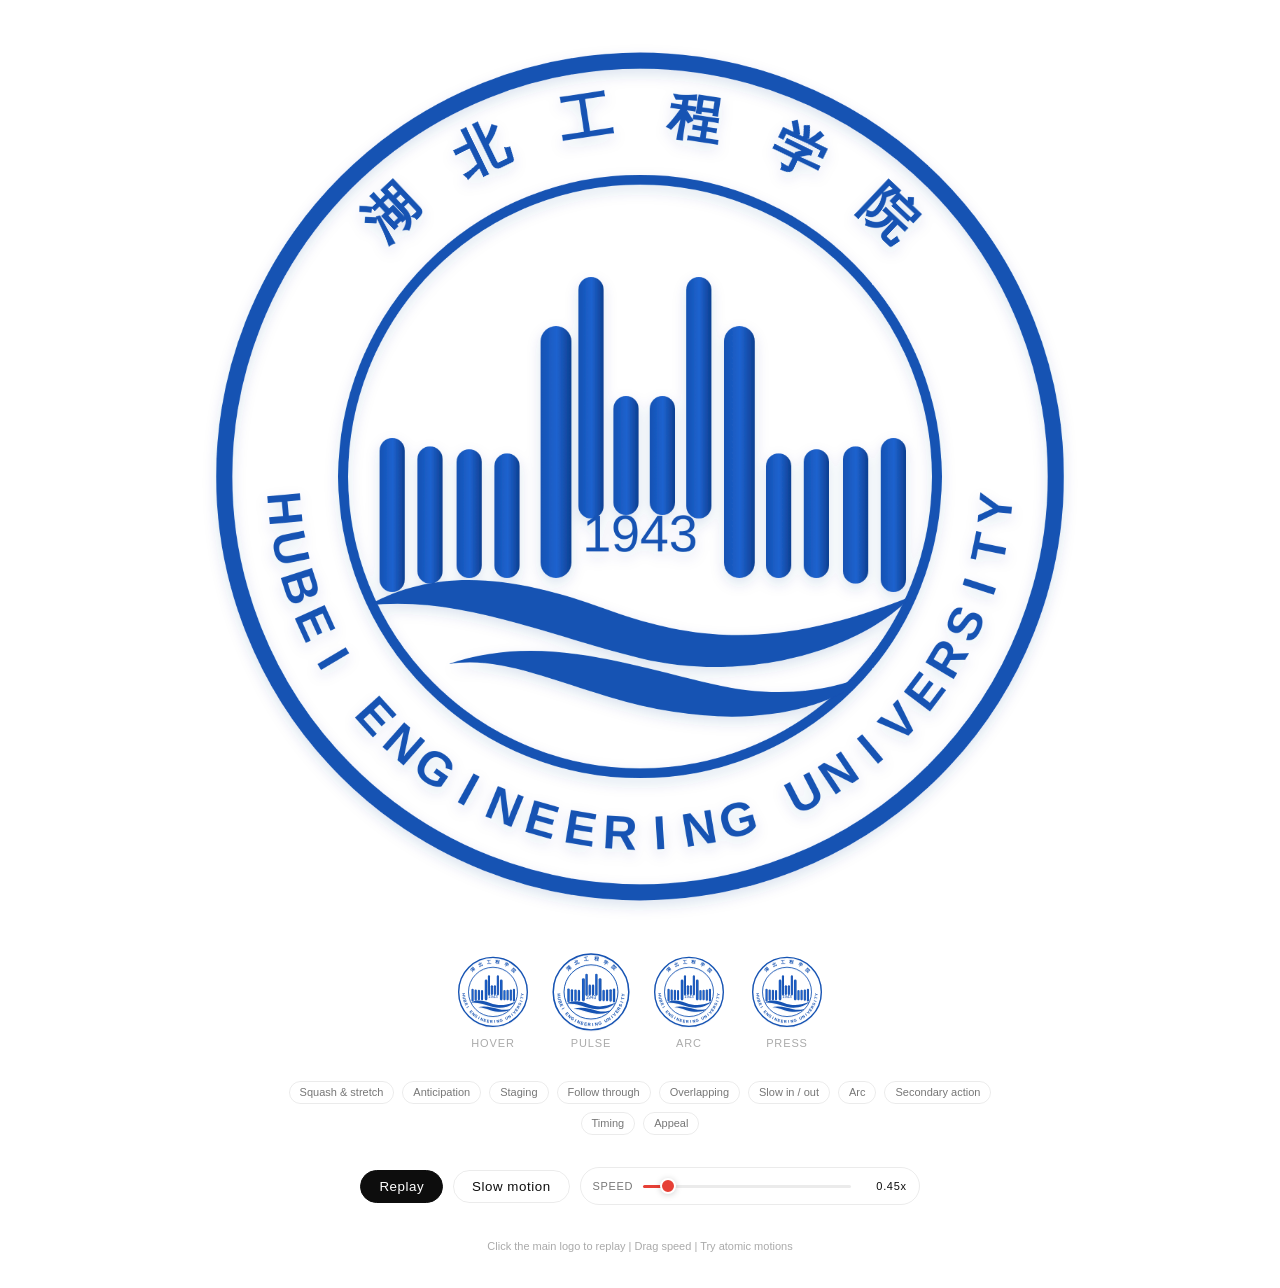
<file: pixel2motion_hbeu_logo/logo_motion.html>
<!doctype html>
<html lang="en">
<head>
  <meta charset="utf-8">
  <meta name="viewport" content="width=device-width, initial-scale=1">
  <title>HBEU Logo Motion</title>
  <style>
    *, *::before, *::after {
      box-sizing: border-box;
      margin: 0;
      padding: 0;
    }

    :root {
      --bg: #ffffff;
      --surface: #f5f5f3;
      --border: rgba(0,0,0,0.08);
      --text-primary: #0d0d0d;
      --text-secondary: #777;
      --text-tertiary: #aaa;
      --accent: #e64036;
      --speed-progress: 9%;
    }

    html, body {
      min-height: 100%;
      background: var(--bg);
      color: var(--text-primary);
      font-family: -apple-system, BlinkMacSystemFont, "Helvetica Neue", Arial, sans-serif;
    }

    body {
      min-height: 100vh;
      display: flex;
      flex-direction: column;
      align-items: center;
      justify-content: center;
      gap: 2rem;
      padding: 2rem;
    }

    #logo-root {
      width: min(92vw, 896px);
      display: flex;
      justify-content: center;
      align-items: center;
      overflow: visible;
      cursor: pointer;
      -webkit-tap-highlight-color: transparent;
    }

    #logo-root svg {
      width: 100%;
      height: auto;
      display: block;
      overflow: visible;
      text-rendering: geometricPrecision;
    }

    .atomic-motions {
      display: flex;
      gap: 1.5rem;
      align-items: flex-end;
      justify-content: center;
      flex-wrap: wrap;
    }

    .atom {
      display: flex;
      flex-direction: column;
      align-items: center;
      gap: 8px;
    }

    .atom-stage {
      width: 74px;
      height: 74px;
      display: grid;
      place-items: center;
      cursor: pointer;
      -webkit-tap-highlight-color: transparent;
    }

    .atom-stage img {
      width: 100%;
      height: 100%;
      object-fit: contain;
      transition: transform 260ms cubic-bezier(0.34,1.56,0.64,1);
      transform-origin: center;
    }

    .atom-label {
      font-size: 11px;
      letter-spacing: 0.08em;
      text-transform: uppercase;
      color: var(--text-tertiary);
      white-space: nowrap;
    }

    .principles {
      max-width: 760px;
      display: flex;
      gap: 8px;
      flex-wrap: wrap;
      justify-content: center;
    }

    .pill {
      font-size: 11px;
      line-height: 1;
      padding: 5px 10px;
      border: 0.5px solid var(--border);
      border-radius: 999px;
      color: var(--text-secondary);
      white-space: nowrap;
    }

    .pill.active {
      border-color: var(--accent);
      color: var(--accent);
    }

    .controls {
      display: flex;
      gap: 10px;
      align-items: center;
      justify-content: center;
      flex-wrap: wrap;
    }

    button {
      font: 12px/1.2 inherit;
      letter-spacing: 0.04em;
      padding: 8px 18px;
      border: 0.5px solid var(--border);
      border-radius: 999px;
      background: transparent;
      color: var(--text-primary);
      cursor: pointer;
    }

    button.primary {
      color: var(--bg);
      background: var(--text-primary);
      border-color: var(--text-primary);
    }

    .speed-control {
      width: min(340px, 80vw);
      display: flex;
      align-items: center;
      gap: 10px;
      padding: 6px 12px;
      border: 0.5px solid var(--border);
      border-radius: 999px;
      color: var(--text-secondary);
    }

    .speed-caption,
    .speed-value {
      font-size: 11px;
      letter-spacing: 0.06em;
      text-transform: uppercase;
      white-space: nowrap;
    }

    .speed-value {
      min-width: 46px;
      text-align: right;
      color: var(--text-primary);
      text-transform: none;
      font-variant-numeric: tabular-nums;
    }

    input[type="range"] {
      flex: 1;
      min-width: 120px;
      height: 24px;
      appearance: none;
      -webkit-appearance: none;
      background: transparent;
      cursor: grab;
      accent-color: var(--accent);
    }

    input[type="range"]::-webkit-slider-runnable-track {
      height: 3px;
      border-radius: 999px;
      background: linear-gradient(to right, var(--accent) 0%, var(--accent) var(--speed-progress), var(--border) var(--speed-progress), var(--border) 100%);
    }

    input[type="range"]::-webkit-slider-thumb {
      appearance: none;
      -webkit-appearance: none;
      width: 16px;
      height: 16px;
      margin-top: -6.5px;
      border-radius: 50%;
      border: 2px solid var(--bg);
      background: var(--accent);
      box-shadow: 0 1px 6px rgba(0,0,0,0.18);
    }

    .footer {
      font-size: 11px;
      color: var(--text-tertiary);
      text-align: center;
      line-height: 1.7;
    }

    .p2m-chromeless .atomic-motions,
    .p2m-chromeless .principles,
    .p2m-chromeless .controls,
    .p2m-chromeless .footer {
      display: none;
    }

    .p2m-chromeless body {
      min-height: 100vh;
      gap: 0;
      padding: 0;
      background: transparent;
    }

    .p2m-chromeless #logo-root {
      width: min(76vw, 560px);
      background: transparent;
      filter: drop-shadow(0 18px 36px rgba(20, 84, 178, 0.12));
    }

    .p2m-chromeless,
    .p2m-chromeless body {
      background: transparent !important;
    }

    @media (prefers-reduced-motion: reduce) {
      * {
        animation: none !important;
        transition: none !important;
      }
    }

    @media (prefers-reduced-motion: no-preference) {
          :root {
            --p2m-duration: 1900ms;
            --p2m-ease-enter: cubic-bezier(0.34, 0, 0.14, 1);
            --p2m-ease-settle: cubic-bezier(0.16, 1, 0.3, 1);
            --p2m-ease-ring: cubic-bezier(0.4, 0, 0.2, 1);
            --p2m-overshoot: 1.018;
          }

          #logo-root svg {
            transform-box: fill-box;
            transform-origin: center;
            animation: p2m-stage var(--p2m-duration) var(--p2m-ease-enter) both;
            will-change: transform, opacity, filter;
          }

          #outer-ring, #inner-ring {
            stroke-dasharray: 1;
            stroke-dashoffset: 1;
            transform-box: fill-box;
            transform-origin: center;
            animation: p2m-ring var(--p2m-duration) var(--p2m-ease-ring) both;
            will-change: stroke-dashoffset, opacity, transform;
          }

          #inner-ring {
            animation-name: p2m-ring-inner;
          }

          #wordmark-cn, #wordmark-en, #year-1943 {
            transform-box: fill-box;
            transform-origin: center;
            animation: p2m-text-reveal var(--p2m-duration) cubic-bezier(0.16, 1, 0.3, 1) both;
            will-change: opacity, transform;
          }

          #wordmark-en {
            animation-name: p2m-en-reveal;
          }

          #year-1943 {
            animation-name: p2m-year-reveal;
          }

          .tower {
            transform-box: fill-box;
            transform-origin: bottom center;
            animation: p2m-tower-rise 1280ms cubic-bezier(0.16, 1, 0.3, 1) both;
            animation-delay: calc(360ms + var(--i) * 23ms);
            will-change: opacity, transform;
          }

          .wave {
            transform-box: fill-box;
            transform-origin: center;
            animation: p2m-wave-flow var(--p2m-duration) cubic-bezier(0.16, 1, 0.3, 1) both;
            will-change: opacity, transform;
          }

          #wave-bottom {
            animation-name: p2m-wave-flow-bottom;
          }

          @keyframes p2m-stage {
            0% { opacity: 0; transform: scale(0.94) translateY(18px); filter: blur(8px); animation-timing-function: cubic-bezier(0.34, 0, 0.14, 1); }
            12% { opacity: 0.22; transform: scale(0.915) translateY(24px); filter: blur(5px); animation-timing-function: cubic-bezier(0.16, 1, 0.3, 1); }
            54% { opacity: 1; transform: scale(var(--p2m-overshoot)) translateY(-4px); filter: blur(0); animation-timing-function: cubic-bezier(0.4, 0, 0.2, 1); }
            78% { transform: scale(0.996) translateY(1px); animation-timing-function: cubic-bezier(0.16, 1, 0.3, 1); }
            100% { opacity: 1; transform: scale(1) translateY(0); filter: blur(0); }
          }

          @keyframes p2m-ring {
            0% { opacity: 0; stroke-dashoffset: 1; transform: rotate(-18deg) scale(0.985); animation-timing-function: cubic-bezier(0.4, 0, 0.2, 1); }
            8% { opacity: 1; stroke-dashoffset: 1; transform: rotate(-12deg) scale(0.985); animation-timing-function: cubic-bezier(0.34, 0, 0.14, 1); }
            52% { opacity: 1; stroke-dashoffset: 0; transform: rotate(1.4deg) scale(1.004); animation-timing-function: cubic-bezier(0.16, 1, 0.3, 1); }
            82% { stroke-dashoffset: 0; transform: rotate(0deg) scale(1); }
            100% { opacity: 1; stroke-dashoffset: 0; transform: rotate(0deg) scale(1); }
          }

          @keyframes p2m-ring-inner {
            0% { opacity: 0; stroke-dashoffset: 1; transform: rotate(16deg) scale(0.98); animation-timing-function: cubic-bezier(0.4, 0, 0.2, 1); }
            11% { opacity: 1; stroke-dashoffset: 1; transform: rotate(12deg) scale(0.98); animation-timing-function: cubic-bezier(0.34, 0, 0.14, 1); }
            57% { opacity: 1; stroke-dashoffset: 0; transform: rotate(-1deg) scale(1.004); animation-timing-function: cubic-bezier(0.16, 1, 0.3, 1); }
            84% { stroke-dashoffset: 0; transform: rotate(0deg) scale(1); }
            100% { opacity: 1; stroke-dashoffset: 0; transform: rotate(0deg) scale(1); }
          }

          @keyframes p2m-text-reveal {
            0%, 20% { opacity: 0; transform: translateY(-13px) scale(0.985); animation-timing-function: cubic-bezier(0.16, 1, 0.3, 1); }
            50% { opacity: 1; transform: translateY(2px) scale(1.006); animation-timing-function: cubic-bezier(0.4, 0, 0.2, 1); }
            78% { opacity: 1; transform: translateY(0) scale(1); }
            100% { opacity: 1; transform: translateY(0) scale(1); }
          }

          @keyframes p2m-en-reveal {
            0%, 28% { opacity: 0; transform: translateY(18px) scale(0.985); animation-timing-function: cubic-bezier(0.16, 1, 0.3, 1); }
            62% { opacity: 1; transform: translateY(-2px) scale(1.004); animation-timing-function: cubic-bezier(0.4, 0, 0.2, 1); }
            86% { opacity: 1; transform: translateY(0) scale(1); }
            100% { opacity: 1; transform: translateY(0) scale(1); }
          }

          @keyframes p2m-year-reveal {
            0%, 48% { opacity: 0; transform: translateY(12px) scale(0.96); animation-timing-function: cubic-bezier(0.16, 1, 0.3, 1); }
            72% { opacity: 1; transform: translateY(-1px) scale(1.02); animation-timing-function: cubic-bezier(0.4, 0, 0.2, 1); }
            100% { opacity: 1; transform: translateY(0) scale(1); }
          }

          @keyframes p2m-tower-rise {
            0% { opacity: 0; transform: scaleY(0.06) translateY(36px); animation-timing-function: cubic-bezier(0.16, 1, 0.3, 1); }
            62% { opacity: 1; transform: scaleY(1.035) translateY(-4px); animation-timing-function: cubic-bezier(0.4, 0, 0.2, 1); }
            82% { opacity: 1; transform: scaleY(0.995) translateY(1px); animation-timing-function: cubic-bezier(0.16, 1, 0.3, 1); }
            100% { opacity: 1; transform: scaleY(1) translateY(0); }
          }

          @keyframes p2m-wave-flow {
            0%, 48% { opacity: 0; transform: translateX(-54px) translateY(12px) scaleX(0.86); animation-timing-function: cubic-bezier(0.34, 0, 0.14, 1); }
            75% { opacity: 1; transform: translateX(8px) translateY(-2px) scaleX(1.02); animation-timing-function: cubic-bezier(0.16, 1, 0.3, 1); }
            100% { opacity: 1; transform: translateX(0) translateY(0) scaleX(1); }
          }

          @keyframes p2m-wave-flow-bottom {
            0%, 54% { opacity: 0; transform: translateX(56px) translateY(18px) scaleX(0.82); animation-timing-function: cubic-bezier(0.34, 0, 0.14, 1); }
            80% { opacity: 1; transform: translateX(-6px) translateY(-2px) scaleX(1.018); animation-timing-function: cubic-bezier(0.16, 1, 0.3, 1); }
            100% { opacity: 1; transform: translateX(0) translateY(0) scaleX(1); }
          }
    }
  </style>
</head>
<body>
  <main id="logo-root" aria-label="Animated logo" data-p2m-duration="1900"></main>

  <section class="atomic-motions" aria-label="Atomic motion studies">
    <div class="atom" data-atom="hover"><div class="atom-stage"></div><span class="atom-label">Hover</span></div>
    <div class="atom" data-atom="pulse"><div class="atom-stage"></div><span class="atom-label">Pulse</span></div>
    <div class="atom" data-atom="arc"><div class="atom-stage"></div><span class="atom-label">Arc</span></div>
    <div class="atom" data-atom="press"><div class="atom-stage"></div><span class="atom-label">Press</span></div>
  </section>

  <div class="principles" id="principlesRow">
    <span class="pill" data-p="squashstretch">Squash &amp; stretch</span>
    <span class="pill" data-p="anticipation">Anticipation</span>
    <span class="pill" data-p="staging">Staging</span>
    <span class="pill" data-p="followthrough">Follow through</span>
    <span class="pill" data-p="overlap">Overlapping</span>
    <span class="pill" data-p="slowinout">Slow in / out</span>
    <span class="pill" data-p="arc">Arc</span>
    <span class="pill" data-p="secondary">Secondary action</span>
    <span class="pill" data-p="timing">Timing</span>
    <span class="pill" data-p="appeal">Appeal</span>
  </div>

  <div class="controls">
    <button class="primary" id="btnReplay" type="button">Replay</button>
    <button id="btnSlow" type="button">Slow motion</button>
    <label class="speed-control" for="speedSlider">
      <span class="speed-caption">Speed</span>
      <input id="speedSlider" type="range" min="0.25" max="2.5" step="0.05" value="0.45" aria-label="Animation speed">
      <span class="speed-value" id="speedValue">0.45x</span>
    </label>
  </div>

  <p class="footer">Click the main logo to replay | Drag speed | Try atomic motions</p>

  <script>
    const SVG_NS = "http://www.w3.org/2000/svg";
    const LOGO = {"tag":"svg","attrs":{"id":"hbeu-logo","viewBox":"0 0 1280 1273","width":"1280","height":"1273","role":"img","aria-labelledby":"title desc"},"children":[{"tag":"title","attrs":{"id":"title"},"children":[],"text":"Hubei Engineering University emblem"},{"tag":"desc","attrs":{"id":"desc"},"children":[],"text":"A cleaned vector rebuild of the Hubei Engineering University school emblem, without the source watermark."},{"tag":"defs","attrs":{},"children":[{"tag":"linearGradient","attrs":{"id":"blueShade","x1":"0","y1":"0","x2":"1","y2":"0"},"children":[{"tag":"stop","attrs":{"offset":"0","stop-color":"#1452B3"},"children":[]},{"tag":"stop","attrs":{"offset":"0.52","stop-color":"#1F63CF"},"children":[]},{"tag":"stop","attrs":{"offset":"1","stop-color":"#0D3F91"},"children":[]}]},{"tag":"filter","attrs":{"id":"softBlueShadow","x":"-15%","y":"-15%","width":"130%","height":"130%"},"children":[{"tag":"feDropShadow","attrs":{"dx":"0","dy":"8","stdDeviation":"10","flood-color":"#0D3F91","flood-opacity":"0.14"},"children":[]}]},{"tag":"clipPath","attrs":{"id":"innerDiskClip"},"children":[{"tag":"circle","attrs":{"cx":"640","cy":"635","r":"424"},"children":[]}]}]},{"tag":"g","attrs":{"id":"emblem-root","filter":"url(#softBlueShadow)"},"children":[{"tag":"circle","attrs":{"id":"outer-ring","cx":"640","cy":"635","r":"594","fill":"none","stroke":"#1452B3","stroke-width":"23","pathLength":"1"},"children":[]},{"tag":"circle","attrs":{"id":"inner-ring","cx":"640","cy":"635","r":"424","fill":"none","stroke":"#1452B3","stroke-width":"14","pathLength":"1"},"children":[]},{"tag":"g","attrs":{"id":"wordmark-cn","class":"ring-text"},"children":[{"tag":"text","attrs":{"id":"cn-letter-0","class":"cn-letter","x":"288.64","y":"262.58","transform":"rotate(316.67 288.64 262.58)","font-family":"'KaiTi', 'STKaiti', 'Microsoft YaHei', Arial, sans-serif","font-size":"76","font-weight":"600","fill":"#1452B3","text-anchor":"middle","dominant-baseline":"middle"},"children":[],"text":"湖"},{"tag":"text","attrs":{"id":"cn-letter-1","class":"cn-letter","x":"415.55","y":"174.82","transform":"rotate(334.00 415.55 174.82)","font-family":"'KaiTi', 'STKaiti', 'Microsoft YaHei', Arial, sans-serif","font-size":"76","font-weight":"600","fill":"#1452B3","text-anchor":"middle","dominant-baseline":"middle"},"children":[],"text":"北"},{"tag":"text","attrs":{"id":"cn-letter-2","class":"cn-letter","x":"562.85","y":"128.85","transform":"rotate(351.33 562.85 128.85)","font-family":"'KaiTi', 'STKaiti', 'Microsoft YaHei', Arial, sans-serif","font-size":"76","font-weight":"600","fill":"#1452B3","text-anchor":"middle","dominant-baseline":"middle"},"children":[],"text":"工"},{"tag":"text","attrs":{"id":"cn-letter-3","class":"cn-letter","x":"717.15","y":"128.85","transform":"rotate(368.67 717.15 128.85)","font-family":"'KaiTi', 'STKaiti', 'Microsoft YaHei', Arial, sans-serif","font-size":"76","font-weight":"600","fill":"#1452B3","text-anchor":"middle","dominant-baseline":"middle"},"children":[],"text":"程"},{"tag":"text","attrs":{"id":"cn-letter-4","class":"cn-letter","x":"864.45","y":"174.82","transform":"rotate(386.00 864.45 174.82)","font-family":"'KaiTi', 'STKaiti', 'Microsoft YaHei', Arial, sans-serif","font-size":"76","font-weight":"600","fill":"#1452B3","text-anchor":"middle","dominant-baseline":"middle"},"children":[],"text":"学"},{"tag":"text","attrs":{"id":"cn-letter-5","class":"cn-letter","x":"991.36","y":"262.58","transform":"rotate(403.33 991.36 262.58)","font-family":"'KaiTi', 'STKaiti', 'Microsoft YaHei', Arial, sans-serif","font-size":"76","font-weight":"600","fill":"#1452B3","text-anchor":"middle","dominant-baseline":"middle"},"children":[],"text":"院"}]},{"tag":"g","attrs":{"id":"wordmark-en","class":"ring-text"},"children":[{"tag":"text","attrs":{"id":"en-letter-0","class":"en-letter","x":"127.11","y":"681.57","transform":"rotate(84.81 127.11 681.57)","font-family":"Arial, Helvetica, sans-serif","font-size":"68","font-weight":"600","fill":"#1452B3","text-anchor":"middle","dominant-baseline":"middle"},"children":[],"text":"H"},{"tag":"text","attrs":{"id":"en-letter-1","class":"en-letter","x":"135.46","y":"738.25","transform":"rotate(78.43 135.46 738.25)","font-family":"Arial, Helvetica, sans-serif","font-size":"68","font-weight":"600","fill":"#1452B3","text-anchor":"middle","dominant-baseline":"middle"},"children":[],"text":"U"},{"tag":"text","attrs":{"id":"en-letter-2","class":"en-letter","x":"150.05","y":"793.65","transform":"rotate(72.06 150.05 793.65)","font-family":"Arial, Helvetica, sans-serif","font-size":"68","font-weight":"600","fill":"#1452B3","text-anchor":"middle","dominant-baseline":"middle"},"children":[],"text":"B"},{"tag":"text","attrs":{"id":"en-letter-3","class":"en-letter","x":"170.70","y":"847.08","transform":"rotate(65.68 170.70 847.08)","font-family":"Arial, Helvetica, sans-serif","font-size":"68","font-weight":"600","fill":"#1452B3","text-anchor":"middle","dominant-baseline":"middle"},"children":[],"text":"E"},{"tag":"text","attrs":{"id":"en-letter-4","class":"en-letter","x":"197.16","y":"897.90","transform":"rotate(59.30 197.16 897.90)","font-family":"Arial, Helvetica, sans-serif","font-size":"68","font-weight":"600","fill":"#1452B3","text-anchor":"middle","dominant-baseline":"middle"},"children":[],"text":"I"},{"tag":"text","attrs":{"id":"en-letter-6","class":"en-letter","x":"258.33","y":"980.76","transform":"rotate(47.83 258.33 980.76)","font-family":"Arial, Helvetica, sans-serif","font-size":"68","font-weight":"600","fill":"#1452B3","text-anchor":"middle","dominant-baseline":"middle"},"children":[],"text":"E"},{"tag":"text","attrs":{"id":"en-letter-7","class":"en-letter","x":"299.09","y":"1021.01","transform":"rotate(41.45 299.09 1021.01)","font-family":"Arial, Helvetica, sans-serif","font-size":"68","font-weight":"600","fill":"#1452B3","text-anchor":"middle","dominant-baseline":"middle"},"children":[],"text":"N"},{"tag":"text","attrs":{"id":"en-letter-8","class":"en-letter","x":"344.07","y":"1056.49","transform":"rotate(35.07 344.07 1056.49)","font-family":"Arial, Helvetica, sans-serif","font-size":"68","font-weight":"600","fill":"#1452B3","text-anchor":"middle","dominant-baseline":"middle"},"children":[],"text":"G"},{"tag":"text","attrs":{"id":"en-letter-9","class":"en-letter","x":"392.72","y":"1086.75","transform":"rotate(28.70 392.72 1086.75)","font-family":"Arial, Helvetica, sans-serif","font-size":"68","font-weight":"600","fill":"#1452B3","text-anchor":"middle","dominant-baseline":"middle"},"children":[],"text":"I"},{"tag":"text","attrs":{"id":"en-letter-10","class":"en-letter","x":"444.42","y":"1111.42","transform":"rotate(22.32 444.42 1111.42)","font-family":"Arial, Helvetica, sans-serif","font-size":"68","font-weight":"600","fill":"#1452B3","text-anchor":"middle","dominant-baseline":"middle"},"children":[],"text":"N"},{"tag":"text","attrs":{"id":"en-letter-11","class":"en-letter","x":"498.55","y":"1130.19","transform":"rotate(15.94 498.55 1130.19)","font-family":"Arial, Helvetica, sans-serif","font-size":"68","font-weight":"600","fill":"#1452B3","text-anchor":"middle","dominant-baseline":"middle"},"children":[],"text":"E"},{"tag":"text","attrs":{"id":"en-letter-12","class":"en-letter","x":"554.42","y":"1142.84","transform":"rotate(9.57 554.42 1142.84)","font-family":"Arial, Helvetica, sans-serif","font-size":"68","font-weight":"600","fill":"#1452B3","text-anchor":"middle","dominant-baseline":"middle"},"children":[],"text":"E"},{"tag":"text","attrs":{"id":"en-letter-13","class":"en-letter","x":"611.36","y":"1149.20","transform":"rotate(3.19 611.36 1149.20)","font-family":"Arial, Helvetica, sans-serif","font-size":"68","font-weight":"600","fill":"#1452B3","text-anchor":"middle","dominant-baseline":"middle"},"children":[],"text":"R"},{"tag":"text","attrs":{"id":"en-letter-14","class":"en-letter","x":"668.64","y":"1149.20","transform":"rotate(-3.19 668.64 1149.20)","font-family":"Arial, Helvetica, sans-serif","font-size":"68","font-weight":"600","fill":"#1452B3","text-anchor":"middle","dominant-baseline":"middle"},"children":[],"text":"I"},{"tag":"text","attrs":{"id":"en-letter-15","class":"en-letter","x":"725.58","y":"1142.84","transform":"rotate(-9.57 725.58 1142.84)","font-family":"Arial, Helvetica, sans-serif","font-size":"68","font-weight":"600","fill":"#1452B3","text-anchor":"middle","dominant-baseline":"middle"},"children":[],"text":"N"},{"tag":"text","attrs":{"id":"en-letter-16","class":"en-letter","x":"781.45","y":"1130.19","transform":"rotate(-15.94 781.45 1130.19)","font-family":"Arial, Helvetica, sans-serif","font-size":"68","font-weight":"600","fill":"#1452B3","text-anchor":"middle","dominant-baseline":"middle"},"children":[],"text":"G"},{"tag":"text","attrs":{"id":"en-letter-18","class":"en-letter","x":"877.16","y":"1092.14","transform":"rotate(-27.42 877.16 1092.14)","font-family":"Arial, Helvetica, sans-serif","font-size":"68","font-weight":"600","fill":"#1452B3","text-anchor":"middle","dominant-baseline":"middle"},"children":[],"text":"U"},{"tag":"text","attrs":{"id":"en-letter-19","class":"en-letter","x":"926.47","y":"1062.97","transform":"rotate(-33.80 926.47 1062.97)","font-family":"Arial, Helvetica, sans-serif","font-size":"68","font-weight":"600","fill":"#1452B3","text-anchor":"middle","dominant-baseline":"middle"},"children":[],"text":"N"},{"tag":"text","attrs":{"id":"en-letter-20","class":"en-letter","x":"972.23","y":"1028.51","transform":"rotate(-40.17 972.23 1028.51)","font-family":"Arial, Helvetica, sans-serif","font-size":"68","font-weight":"600","fill":"#1452B3","text-anchor":"middle","dominant-baseline":"middle"},"children":[],"text":"I"},{"tag":"text","attrs":{"id":"en-letter-21","class":"en-letter","x":"1013.88","y":"989.17","transform":"rotate(-46.55 1013.88 989.17)","font-family":"Arial, Helvetica, sans-serif","font-size":"68","font-weight":"600","fill":"#1452B3","text-anchor":"middle","dominant-baseline":"middle"},"children":[],"text":"V"},{"tag":"text","attrs":{"id":"en-letter-22","class":"en-letter","x":"1050.90","y":"945.45","transform":"rotate(-52.93 1050.90 945.45)","font-family":"Arial, Helvetica, sans-serif","font-size":"68","font-weight":"600","fill":"#1452B3","text-anchor":"middle","dominant-baseline":"middle"},"children":[],"text":"E"},{"tag":"text","attrs":{"id":"en-letter-23","class":"en-letter","x":"1082.84","y":"897.90","transform":"rotate(-59.30 1082.84 897.90)","font-family":"Arial, Helvetica, sans-serif","font-size":"68","font-weight":"600","fill":"#1452B3","text-anchor":"middle","dominant-baseline":"middle"},"children":[],"text":"R"},{"tag":"text","attrs":{"id":"en-letter-24","class":"en-letter","x":"1109.30","y":"847.08","transform":"rotate(-65.68 1109.30 847.08)","font-family":"Arial, Helvetica, sans-serif","font-size":"68","font-weight":"600","fill":"#1452B3","text-anchor":"middle","dominant-baseline":"middle"},"children":[],"text":"S"},{"tag":"text","attrs":{"id":"en-letter-25","class":"en-letter","x":"1129.95","y":"793.65","transform":"rotate(-72.06 1129.95 793.65)","font-family":"Arial, Helvetica, sans-serif","font-size":"68","font-weight":"600","fill":"#1452B3","text-anchor":"middle","dominant-baseline":"middle"},"children":[],"text":"I"},{"tag":"text","attrs":{"id":"en-letter-26","class":"en-letter","x":"1144.54","y":"738.25","transform":"rotate(-78.43 1144.54 738.25)","font-family":"Arial, Helvetica, sans-serif","font-size":"68","font-weight":"600","fill":"#1452B3","text-anchor":"middle","dominant-baseline":"middle"},"children":[],"text":"T"},{"tag":"text","attrs":{"id":"en-letter-27","class":"en-letter","x":"1152.89","y":"681.57","transform":"rotate(-84.81 1152.89 681.57)","font-family":"Arial, Helvetica, sans-serif","font-size":"68","font-weight":"600","fill":"#1452B3","text-anchor":"middle","dominant-baseline":"middle"},"children":[],"text":"Y"}]},{"tag":"g","attrs":{"id":"mark","clip-path":"url(#innerDiskClip)"},"children":[{"tag":"g","attrs":{"id":"towers"},"children":[{"tag":"rect","attrs":{"id":"tower-01","class":"tower","x":"268","y":"580","width":"36","height":"220","rx":"18","fill":"url(#blueShade)","style":"--i:0"},"children":[]},{"tag":"rect","attrs":{"id":"tower-02","class":"tower","x":"322","y":"592","width":"36","height":"196","rx":"18","fill":"url(#blueShade)","style":"--i:1"},"children":[]},{"tag":"rect","attrs":{"id":"tower-03","class":"tower","x":"378","y":"596","width":"36","height":"184","rx":"18","fill":"url(#blueShade)","style":"--i:2"},"children":[]},{"tag":"rect","attrs":{"id":"tower-04","class":"tower","x":"432","y":"602","width":"36","height":"178","rx":"18","fill":"url(#blueShade)","style":"--i:3"},"children":[]},{"tag":"rect","attrs":{"id":"tower-05","class":"tower","x":"498","y":"420","width":"44","height":"360","rx":"22","fill":"url(#blueShade)","style":"--i:4"},"children":[]},{"tag":"rect","attrs":{"id":"tower-06","class":"tower","x":"552","y":"350","width":"36","height":"345","rx":"18","fill":"url(#blueShade)","style":"--i:5"},"children":[]},{"tag":"rect","attrs":{"id":"tower-07","class":"tower","x":"602","y":"520","width":"36","height":"170","rx":"18","fill":"url(#blueShade)","style":"--i:6"},"children":[]},{"tag":"rect","attrs":{"id":"tower-08","class":"tower","x":"654","y":"520","width":"36","height":"170","rx":"18","fill":"url(#blueShade)","style":"--i:7"},"children":[]},{"tag":"rect","attrs":{"id":"tower-09","class":"tower","x":"706","y":"350","width":"36","height":"345","rx":"18","fill":"url(#blueShade)","style":"--i:8"},"children":[]},{"tag":"rect","attrs":{"id":"tower-10","class":"tower","x":"760","y":"420","width":"44","height":"360","rx":"22","fill":"url(#blueShade)","style":"--i:9"},"children":[]},{"tag":"rect","attrs":{"id":"tower-11","class":"tower","x":"820","y":"602","width":"36","height":"178","rx":"18","fill":"url(#blueShade)","style":"--i:10"},"children":[]},{"tag":"rect","attrs":{"id":"tower-12","class":"tower","x":"874","y":"596","width":"36","height":"184","rx":"18","fill":"url(#blueShade)","style":"--i:11"},"children":[]},{"tag":"rect","attrs":{"id":"tower-13","class":"tower","x":"930","y":"592","width":"36","height":"196","rx":"18","fill":"url(#blueShade)","style":"--i:12"},"children":[]},{"tag":"rect","attrs":{"id":"tower-14","class":"tower","x":"984","y":"580","width":"36","height":"220","rx":"18","fill":"url(#blueShade)","style":"--i:13"},"children":[]}]},{"tag":"text","attrs":{"id":"year-1943","x":"640","y":"742","font-family":"Arial, Helvetica, sans-serif","font-size":"74","font-weight":"500","fill":"#1452B3","text-anchor":"middle"},"children":[],"text":"1943"},{"tag":"path","attrs":{"id":"wave-top","class":"wave","fill":"#1452B3","d":"M252 819 C356 760 476 782 590 824 C716 870 835 884 1028 806 C956 882 796 931 642 895 C504 861 382 805 252 819 Z"},"children":[]},{"tag":"path","attrs":{"id":"wave-bottom","class":"wave","fill":"#1452B3","d":"M366 903 C496 858 620 903 746 932 C824 950 899 947 972 916 C890 985 748 996 596 950 C500 921 435 892 366 903 Z"},"children":[]}]}]}]};
    const SVG_TEXT = "<svg id=\"hbeu-logo\" xmlns=\"http://www.w3.org/2000/svg\" viewBox=\"0 0 1280 1273\" width=\"1280\" height=\"1273\" role=\"img\" aria-labelledby=\"title desc\"><style>:root,svg{--bg:#ffffff;--surface:#f5f5f3;--text-primary:#0d0d0d;--text-secondary:#777;--text-tertiary:#aaa;--logo-wordmark:#363e47;--accent:#e64036;--red:#e64036;--red-bright:#ff493f;}<\/style>\n  <title id=\"title\">Hubei Engineering University emblem<\/title>\n  <desc id=\"desc\">A cleaned vector rebuild of the Hubei Engineering University school emblem, without the source watermark.<\/desc>\n  <defs>\n    <linearGradient id=\"blueShade\" x1=\"0\" y1=\"0\" x2=\"1\" y2=\"0\">\n      <stop offset=\"0\" stop-color=\"#1452B3\"/>\n      <stop offset=\"0.52\" stop-color=\"#1F63CF\"/>\n      <stop offset=\"1\" stop-color=\"#0D3F91\"/>\n    <\/linearGradient>\n    <filter id=\"softBlueShadow\" x=\"-15%\" y=\"-15%\" width=\"130%\" height=\"130%\">\n      <feDropShadow dx=\"0\" dy=\"8\" stdDeviation=\"10\" flood-color=\"#0D3F91\" flood-opacity=\"0.14\"/>\n    <\/filter>\n    <clipPath id=\"innerDiskClip\">\n      <circle cx=\"640\" cy=\"635\" r=\"424\"/>\n    <\/clipPath>\n  <\/defs>\n\n  <g id=\"emblem-root\" filter=\"url(#softBlueShadow)\">\n    <circle id=\"outer-ring\" cx=\"640\" cy=\"635\" r=\"594\" fill=\"none\" stroke=\"#1452B3\" stroke-width=\"23\" pathLength=\"1\"/>\n    <circle id=\"inner-ring\" cx=\"640\" cy=\"635\" r=\"424\" fill=\"none\" stroke=\"#1452B3\" stroke-width=\"14\" pathLength=\"1\"/>\n\n    <g id=\"wordmark-cn\" class=\"ring-text\">\n    <text id=\"cn-letter-0\" class=\"cn-letter\" x=\"288.64\" y=\"262.58\" transform=\"rotate(316.67 288.64 262.58)\" font-family=\"'KaiTi', 'STKaiti', 'Microsoft YaHei', Arial, sans-serif\" font-size=\"76\" font-weight=\"600\" fill=\"#1452B3\" text-anchor=\"middle\" dominant-baseline=\"middle\">湖<\/text>\n    <text id=\"cn-letter-1\" class=\"cn-letter\" x=\"415.55\" y=\"174.82\" transform=\"rotate(334.00 415.55 174.82)\" font-family=\"'KaiTi', 'STKaiti', 'Microsoft YaHei', Arial, sans-serif\" font-size=\"76\" font-weight=\"600\" fill=\"#1452B3\" text-anchor=\"middle\" dominant-baseline=\"middle\">北<\/text>\n    <text id=\"cn-letter-2\" class=\"cn-letter\" x=\"562.85\" y=\"128.85\" transform=\"rotate(351.33 562.85 128.85)\" font-family=\"'KaiTi', 'STKaiti', 'Microsoft YaHei', Arial, sans-serif\" font-size=\"76\" font-weight=\"600\" fill=\"#1452B3\" text-anchor=\"middle\" dominant-baseline=\"middle\">工<\/text>\n    <text id=\"cn-letter-3\" class=\"cn-letter\" x=\"717.15\" y=\"128.85\" transform=\"rotate(368.67 717.15 128.85)\" font-family=\"'KaiTi', 'STKaiti', 'Microsoft YaHei', Arial, sans-serif\" font-size=\"76\" font-weight=\"600\" fill=\"#1452B3\" text-anchor=\"middle\" dominant-baseline=\"middle\">程<\/text>\n    <text id=\"cn-letter-4\" class=\"cn-letter\" x=\"864.45\" y=\"174.82\" transform=\"rotate(386.00 864.45 174.82)\" font-family=\"'KaiTi', 'STKaiti', 'Microsoft YaHei', Arial, sans-serif\" font-size=\"76\" font-weight=\"600\" fill=\"#1452B3\" text-anchor=\"middle\" dominant-baseline=\"middle\">学<\/text>\n    <text id=\"cn-letter-5\" class=\"cn-letter\" x=\"991.36\" y=\"262.58\" transform=\"rotate(403.33 991.36 262.58)\" font-family=\"'KaiTi', 'STKaiti', 'Microsoft YaHei', Arial, sans-serif\" font-size=\"76\" font-weight=\"600\" fill=\"#1452B3\" text-anchor=\"middle\" dominant-baseline=\"middle\">院<\/text>\n    <\/g>\n    <g id=\"wordmark-en\" class=\"ring-text\">\n    <text id=\"en-letter-0\" class=\"en-letter\" x=\"127.11\" y=\"681.57\" transform=\"rotate(84.81 127.11 681.57)\" font-family=\"Arial, Helvetica, sans-serif\" font-size=\"68\" font-weight=\"600\" fill=\"#1452B3\" text-anchor=\"middle\" dominant-baseline=\"middle\">H<\/text>\n    <text id=\"en-letter-1\" class=\"en-letter\" x=\"135.46\" y=\"738.25\" transform=\"rotate(78.43 135.46 738.25)\" font-family=\"Arial, Helvetica, sans-serif\" font-size=\"68\" font-weight=\"600\" fill=\"#1452B3\" text-anchor=\"middle\" dominant-baseline=\"middle\">U<\/text>\n    <text id=\"en-letter-2\" class=\"en-letter\" x=\"150.05\" y=\"793.65\" transform=\"rotate(72.06 150.05 793.65)\" font-family=\"Arial, Helvetica, sans-serif\" font-size=\"68\" font-weight=\"600\" fill=\"#1452B3\" text-anchor=\"middle\" dominant-baseline=\"middle\">B<\/text>\n    <text id=\"en-letter-3\" class=\"en-letter\" x=\"170.70\" y=\"847.08\" transform=\"rotate(65.68 170.70 847.08)\" font-family=\"Arial, Helvetica, sans-serif\" font-size=\"68\" font-weight=\"600\" fill=\"#1452B3\" text-anchor=\"middle\" dominant-baseline=\"middle\">E<\/text>\n    <text id=\"en-letter-4\" class=\"en-letter\" x=\"197.16\" y=\"897.90\" transform=\"rotate(59.30 197.16 897.90)\" font-family=\"Arial, Helvetica, sans-serif\" font-size=\"68\" font-weight=\"600\" fill=\"#1452B3\" text-anchor=\"middle\" dominant-baseline=\"middle\">I<\/text>\n    <text id=\"en-letter-6\" class=\"en-letter\" x=\"258.33\" y=\"980.76\" transform=\"rotate(47.83 258.33 980.76)\" font-family=\"Arial, Helvetica, sans-serif\" font-size=\"68\" font-weight=\"600\" fill=\"#1452B3\" text-anchor=\"middle\" dominant-baseline=\"middle\">E<\/text>\n    <text id=\"en-letter-7\" class=\"en-letter\" x=\"299.09\" y=\"1021.01\" transform=\"rotate(41.45 299.09 1021.01)\" font-family=\"Arial, Helvetica, sans-serif\" font-size=\"68\" font-weight=\"600\" fill=\"#1452B3\" text-anchor=\"middle\" dominant-baseline=\"middle\">N<\/text>\n    <text id=\"en-letter-8\" class=\"en-letter\" x=\"344.07\" y=\"1056.49\" transform=\"rotate(35.07 344.07 1056.49)\" font-family=\"Arial, Helvetica, sans-serif\" font-size=\"68\" font-weight=\"600\" fill=\"#1452B3\" text-anchor=\"middle\" dominant-baseline=\"middle\">G<\/text>\n    <text id=\"en-letter-9\" class=\"en-letter\" x=\"392.72\" y=\"1086.75\" transform=\"rotate(28.70 392.72 1086.75)\" font-family=\"Arial, Helvetica, sans-serif\" font-size=\"68\" font-weight=\"600\" fill=\"#1452B3\" text-anchor=\"middle\" dominant-baseline=\"middle\">I<\/text>\n    <text id=\"en-letter-10\" class=\"en-letter\" x=\"444.42\" y=\"1111.42\" transform=\"rotate(22.32 444.42 1111.42)\" font-family=\"Arial, Helvetica, sans-serif\" font-size=\"68\" font-weight=\"600\" fill=\"#1452B3\" text-anchor=\"middle\" dominant-baseline=\"middle\">N<\/text>\n    <text id=\"en-letter-11\" class=\"en-letter\" x=\"498.55\" y=\"1130.19\" transform=\"rotate(15.94 498.55 1130.19)\" font-family=\"Arial, Helvetica, sans-serif\" font-size=\"68\" font-weight=\"600\" fill=\"#1452B3\" text-anchor=\"middle\" dominant-baseline=\"middle\">E<\/text>\n    <text id=\"en-letter-12\" class=\"en-letter\" x=\"554.42\" y=\"1142.84\" transform=\"rotate(9.57 554.42 1142.84)\" font-family=\"Arial, Helvetica, sans-serif\" font-size=\"68\" font-weight=\"600\" fill=\"#1452B3\" text-anchor=\"middle\" dominant-baseline=\"middle\">E<\/text>\n    <text id=\"en-letter-13\" class=\"en-letter\" x=\"611.36\" y=\"1149.20\" transform=\"rotate(3.19 611.36 1149.20)\" font-family=\"Arial, Helvetica, sans-serif\" font-size=\"68\" font-weight=\"600\" fill=\"#1452B3\" text-anchor=\"middle\" dominant-baseline=\"middle\">R<\/text>\n    <text id=\"en-letter-14\" class=\"en-letter\" x=\"668.64\" y=\"1149.20\" transform=\"rotate(-3.19 668.64 1149.20)\" font-family=\"Arial, Helvetica, sans-serif\" font-size=\"68\" font-weight=\"600\" fill=\"#1452B3\" text-anchor=\"middle\" dominant-baseline=\"middle\">I<\/text>\n    <text id=\"en-letter-15\" class=\"en-letter\" x=\"725.58\" y=\"1142.84\" transform=\"rotate(-9.57 725.58 1142.84)\" font-family=\"Arial, Helvetica, sans-serif\" font-size=\"68\" font-weight=\"600\" fill=\"#1452B3\" text-anchor=\"middle\" dominant-baseline=\"middle\">N<\/text>\n    <text id=\"en-letter-16\" class=\"en-letter\" x=\"781.45\" y=\"1130.19\" transform=\"rotate(-15.94 781.45 1130.19)\" font-family=\"Arial, Helvetica, sans-serif\" font-size=\"68\" font-weight=\"600\" fill=\"#1452B3\" text-anchor=\"middle\" dominant-baseline=\"middle\">G<\/text>\n    <text id=\"en-letter-18\" class=\"en-letter\" x=\"877.16\" y=\"1092.14\" transform=\"rotate(-27.42 877.16 1092.14)\" font-family=\"Arial, Helvetica, sans-serif\" font-size=\"68\" font-weight=\"600\" fill=\"#1452B3\" text-anchor=\"middle\" dominant-baseline=\"middle\">U<\/text>\n    <text id=\"en-letter-19\" class=\"en-letter\" x=\"926.47\" y=\"1062.97\" transform=\"rotate(-33.80 926.47 1062.97)\" font-family=\"Arial, Helvetica, sans-serif\" font-size=\"68\" font-weight=\"600\" fill=\"#1452B3\" text-anchor=\"middle\" dominant-baseline=\"middle\">N<\/text>\n    <text id=\"en-letter-20\" class=\"en-letter\" x=\"972.23\" y=\"1028.51\" transform=\"rotate(-40.17 972.23 1028.51)\" font-family=\"Arial, Helvetica, sans-serif\" font-size=\"68\" font-weight=\"600\" fill=\"#1452B3\" text-anchor=\"middle\" dominant-baseline=\"middle\">I<\/text>\n    <text id=\"en-letter-21\" class=\"en-letter\" x=\"1013.88\" y=\"989.17\" transform=\"rotate(-46.55 1013.88 989.17)\" font-family=\"Arial, Helvetica, sans-serif\" font-size=\"68\" font-weight=\"600\" fill=\"#1452B3\" text-anchor=\"middle\" dominant-baseline=\"middle\">V<\/text>\n    <text id=\"en-letter-22\" class=\"en-letter\" x=\"1050.90\" y=\"945.45\" transform=\"rotate(-52.93 1050.90 945.45)\" font-family=\"Arial, Helvetica, sans-serif\" font-size=\"68\" font-weight=\"600\" fill=\"#1452B3\" text-anchor=\"middle\" dominant-baseline=\"middle\">E<\/text>\n    <text id=\"en-letter-23\" class=\"en-letter\" x=\"1082.84\" y=\"897.90\" transform=\"rotate(-59.30 1082.84 897.90)\" font-family=\"Arial, Helvetica, sans-serif\" font-size=\"68\" font-weight=\"600\" fill=\"#1452B3\" text-anchor=\"middle\" dominant-baseline=\"middle\">R<\/text>\n    <text id=\"en-letter-24\" class=\"en-letter\" x=\"1109.30\" y=\"847.08\" transform=\"rotate(-65.68 1109.30 847.08)\" font-family=\"Arial, Helvetica, sans-serif\" font-size=\"68\" font-weight=\"600\" fill=\"#1452B3\" text-anchor=\"middle\" dominant-baseline=\"middle\">S<\/text>\n    <text id=\"en-letter-25\" class=\"en-letter\" x=\"1129.95\" y=\"793.65\" transform=\"rotate(-72.06 1129.95 793.65)\" font-family=\"Arial, Helvetica, sans-serif\" font-size=\"68\" font-weight=\"600\" fill=\"#1452B3\" text-anchor=\"middle\" dominant-baseline=\"middle\">I<\/text>\n    <text id=\"en-letter-26\" class=\"en-letter\" x=\"1144.54\" y=\"738.25\" transform=\"rotate(-78.43 1144.54 738.25)\" font-family=\"Arial, Helvetica, sans-serif\" font-size=\"68\" font-weight=\"600\" fill=\"#1452B3\" text-anchor=\"middle\" dominant-baseline=\"middle\">T<\/text>\n    <text id=\"en-letter-27\" class=\"en-letter\" x=\"1152.89\" y=\"681.57\" transform=\"rotate(-84.81 1152.89 681.57)\" font-family=\"Arial, Helvetica, sans-serif\" font-size=\"68\" font-weight=\"600\" fill=\"#1452B3\" text-anchor=\"middle\" dominant-baseline=\"middle\">Y<\/text>\n    <\/g>\n\n    <g id=\"mark\" clip-path=\"url(#innerDiskClip)\">\n      <g id=\"towers\">\n    <rect id=\"tower-01\" class=\"tower\" x=\"268\" y=\"580\" width=\"36\" height=\"220\" rx=\"18\" fill=\"url(#blueShade)\" style=\"--i:0\"/>\n    <rect id=\"tower-02\" class=\"tower\" x=\"322\" y=\"592\" width=\"36\" height=\"196\" rx=\"18\" fill=\"url(#blueShade)\" style=\"--i:1\"/>\n    <rect id=\"tower-03\" class=\"tower\" x=\"378\" y=\"596\" width=\"36\" height=\"184\" rx=\"18\" fill=\"url(#blueShade)\" style=\"--i:2\"/>\n    <rect id=\"tower-04\" class=\"tower\" x=\"432\" y=\"602\" width=\"36\" height=\"178\" rx=\"18\" fill=\"url(#blueShade)\" style=\"--i:3\"/>\n    <rect id=\"tower-05\" class=\"tower\" x=\"498\" y=\"420\" width=\"44\" height=\"360\" rx=\"22\" fill=\"url(#blueShade)\" style=\"--i:4\"/>\n    <rect id=\"tower-06\" class=\"tower\" x=\"552\" y=\"350\" width=\"36\" height=\"345\" rx=\"18\" fill=\"url(#blueShade)\" style=\"--i:5\"/>\n    <rect id=\"tower-07\" class=\"tower\" x=\"602\" y=\"520\" width=\"36\" height=\"170\" rx=\"18\" fill=\"url(#blueShade)\" style=\"--i:6\"/>\n    <rect id=\"tower-08\" class=\"tower\" x=\"654\" y=\"520\" width=\"36\" height=\"170\" rx=\"18\" fill=\"url(#blueShade)\" style=\"--i:7\"/>\n    <rect id=\"tower-09\" class=\"tower\" x=\"706\" y=\"350\" width=\"36\" height=\"345\" rx=\"18\" fill=\"url(#blueShade)\" style=\"--i:8\"/>\n    <rect id=\"tower-10\" class=\"tower\" x=\"760\" y=\"420\" width=\"44\" height=\"360\" rx=\"22\" fill=\"url(#blueShade)\" style=\"--i:9\"/>\n    <rect id=\"tower-11\" class=\"tower\" x=\"820\" y=\"602\" width=\"36\" height=\"178\" rx=\"18\" fill=\"url(#blueShade)\" style=\"--i:10\"/>\n    <rect id=\"tower-12\" class=\"tower\" x=\"874\" y=\"596\" width=\"36\" height=\"184\" rx=\"18\" fill=\"url(#blueShade)\" style=\"--i:11\"/>\n    <rect id=\"tower-13\" class=\"tower\" x=\"930\" y=\"592\" width=\"36\" height=\"196\" rx=\"18\" fill=\"url(#blueShade)\" style=\"--i:12\"/>\n    <rect id=\"tower-14\" class=\"tower\" x=\"984\" y=\"580\" width=\"36\" height=\"220\" rx=\"18\" fill=\"url(#blueShade)\" style=\"--i:13\"/>\n      <\/g>\n      <text id=\"year-1943\" x=\"640\" y=\"742\" font-family=\"Arial, Helvetica, sans-serif\" font-size=\"74\" font-weight=\"500\" fill=\"#1452B3\" text-anchor=\"middle\">1943<\/text>\n      <path id=\"wave-top\" class=\"wave\" fill=\"#1452B3\" d=\"M252 819 C356 760 476 782 590 824 C716 870 835 884 1028 806 C956 882 796 931 642 895 C504 861 382 805 252 819 Z\"/>\n      <path id=\"wave-bottom\" class=\"wave\" fill=\"#1452B3\" d=\"M366 903 C496 858 620 903 746 932 C824 950 899 947 972 916 C890 985 748 996 596 950 C500 921 435 892 366 903 Z\"/>\n    <\/g>\n  <\/g>\n<\/svg>\n";
    const SVG_URI = "data:image/svg+xml;charset=utf-8," + encodeURIComponent(SVG_TEXT);
    const DURATION = 1900;

    let playbackRate = 0.45;
    let pulseRaf = null;
    let arcRaf = null;
    window.__p2mReady = false;

    function createSvgNode(node) {
      const element = document.createElementNS(SVG_NS, node.tag);
      for (const [name, value] of Object.entries(node.attrs || {})) {
        element.setAttribute(name, value);
      }
      if (node.text) {
        element.appendChild(document.createTextNode(node.text));
      }
      for (const child of node.children || []) {
        element.appendChild(createSvgNode(child));
      }
      return element;
    }

    function heroAnimations() {
      const root = document.getElementById("logo-root");
      if (root.getAnimations) return root.getAnimations({ subtree: true });
      return document.getAnimations().filter(animation => {
        const target = animation.effect && animation.effect.target;
        return target && root.contains(target);
      });
    }

    function applyPlaybackRate() {
      for (const animation of heroAnimations()) {
        if (animation.updatePlaybackRate) animation.updatePlaybackRate(playbackRate);
        else animation.playbackRate = playbackRate;
      }
    }

    function renderHero() {
      const root = document.getElementById("logo-root");
      root.replaceChildren(createSvgNode(LOGO));
      const svg = root.querySelector("svg");
      if (svg) {
        svg.removeAttribute("width");
        svg.removeAttribute("height");
        svg.style.width = "100%";
        svg.style.height = "auto";
        svg.style.overflow = "visible";
      }
      requestAnimationFrame(() => requestAnimationFrame(applyPlaybackRate));
    }

    function flashPills(...names) {
      document.querySelectorAll(".pill").forEach(pill => pill.classList.remove("active"));
      names.forEach(name => {
        const pill = document.querySelector(`[data-p="${name}"]`);
        if (pill) pill.classList.add("active");
      });
    }

    function cyclePrinciples() {
      const phases = [
        ["staging", "timing"],
        ["anticipation", "squashstretch"],
        ["arc", "slowinout"],
        ["overlap", "followthrough"],
        ["appeal"]
      ];
      let i = 0;
      flashPills(...phases[0]);
      return setInterval(() => {
        i = (i + 1) % phases.length;
        flashPills(...phases[i]);
      }, Math.max(240, DURATION / phases.length / Math.max(playbackRate, 0.25)));
    }

    let pillTimer = null;
    function replayMain() {
      clearInterval(pillTimer);
      renderHero();
      pillTimer = cyclePrinciples();
      setTimeout(() => {
        clearInterval(pillTimer);
        document.querySelectorAll(".pill").forEach(pill => pill.classList.remove("active"));
      }, DURATION / Math.max(playbackRate, 0.25) + 600);
    }

    function formatSpeed(rate) {
      return `${rate.toFixed(2)}x`;
    }

    function updateSpeedUI() {
      const slider = document.getElementById("speedSlider");
      const value = Number(slider.value);
      const min = Number(slider.min);
      const max = Number(slider.max);
      const progress = ((value - min) / (max - min)) * 100;
      document.getElementById("speedValue").textContent = formatSpeed(value);
      slider.style.setProperty("--speed-progress", `${progress}%`);
      const slow = value <= 0.251;
      const btnSlow = document.getElementById("btnSlow");
      btnSlow.textContent = slow ? "Normal speed" : "Slow motion";
      btnSlow.style.background = slow ? "var(--surface)" : "";
      btnSlow.style.borderColor = slow ? "var(--text-secondary)" : "";
    }

    function setPlaybackRate(rate, replay = false) {
      const slider = document.getElementById("speedSlider");
      const min = Number(slider.min);
      const max = Number(slider.max);
      playbackRate = Math.min(max, Math.max(min, Number(rate)));
      slider.value = String(playbackRate);
      updateSpeedUI();
      applyPlaybackRate();
      if (replay) replayMain();
    }

    function setupAtomImages() {
      document.querySelectorAll(".atom-stage").forEach(stage => {
        const img = new Image();
        img.src = SVG_URI;
        img.alt = "";
        stage.appendChild(img);
      });
    }

    function setupAtoms() {
      const hover = document.querySelector('[data-atom="hover"] img');
      const pulse = document.querySelector('[data-atom="pulse"] img');
      const arc = document.querySelector('[data-atom="arc"] img');
      const press = document.querySelector('[data-atom="press"] img');

      hover.parentElement.addEventListener("mouseenter", () => {
        flashPills("squashstretch", "appeal");
        hover.style.transform = "scale(1.08) rotate(-1.5deg)";
      });
      hover.parentElement.addEventListener("mouseleave", () => {
        hover.style.transform = "scale(1)";
      });

      function pulseTick(ts) {
        const p = (Math.sin(ts / 900) + 1) / 2;
        pulse.style.transform = `scale(${1 + 0.1 * p})`;
        pulseRaf = requestAnimationFrame(pulseTick);
      }
      if (!window.matchMedia("(prefers-reduced-motion: reduce)").matches) {
        pulseRaf = requestAnimationFrame(pulseTick);
      }

      let arcAngle = -14;
      let arcVel = 0;
      function arcTick() {
        arcVel += (0 - arcAngle) * 0.08;
        arcVel *= 0.86;
        arcAngle += arcVel;
        arc.style.transform = `rotate(${arcAngle}deg)`;
        arcRaf = requestAnimationFrame(arcTick);
      }
      arc.parentElement.addEventListener("mouseenter", () => {
        flashPills("arc", "anticipation", "appeal");
        cancelAnimationFrame(arcRaf);
        arcAngle = 28;
        arcVel = 0;
        arcTick();
      });
      arc.parentElement.addEventListener("mouseleave", () => {
        arcAngle = 0;
      });

      press.parentElement.addEventListener("mousedown", () => {
        flashPills("squashstretch", "anticipation");
        press.style.transform = "scaleX(1.10) scaleY(0.88)";
      });
      ["mouseup", "mouseleave"].forEach(ev => {
        press.parentElement.addEventListener(ev, () => {
          press.style.transform = "scale(1)";
        });
      });
    }

    function applyQaMode() {
      const params = new URLSearchParams(location.search);
      const chromelessMode = params.get("chromeless");
      const requestedSpeed = params.get("speed") || params.get("rate");
      const seekMs = params.get("t");
      const staticMode = params.get("static");
      if (chromelessMode !== null) {
        document.documentElement.classList.add("p2m-chromeless");
      }
      if (requestedSpeed !== null && Number.isFinite(Number(requestedSpeed))) {
        setPlaybackRate(Number(requestedSpeed), false);
      }
      if (seekMs === null && staticMode === null) {
        requestAnimationFrame(() => requestAnimationFrame(() => {
          applyPlaybackRate();
          window.__p2mReady = true;
        }));
        return;
      }

      document.documentElement.classList.add("p2m-chromeless");
      cancelAnimationFrame(pulseRaf);
      cancelAnimationFrame(arcRaf);
      requestAnimationFrame(() => requestAnimationFrame(() => {
        for (const animation of heroAnimations()) {
          if (staticMode !== null) {
            try {
              animation.finish();
            } catch (err) {
              animation.cancel();
            }
          } else {
            animation.pause();
            animation.currentTime = Number(seekMs);
          }
        }
        window.__p2mReady = true;
      }));
    }

    document.getElementById("btnReplay").addEventListener("click", replayMain);
    document.getElementById("logo-root").addEventListener("click", replayMain);
    document.getElementById("speedSlider").addEventListener("input", event => {
      setPlaybackRate(event.target.value, false);
    });
    document.getElementById("btnSlow").addEventListener("click", () => {
      const slow = Number(document.getElementById("speedSlider").value) <= 0.251;
      setPlaybackRate(slow ? 0.45 : 0.25, true);
    });

    setupAtomImages();
    setupAtoms();
    setPlaybackRate(0.45, false);
    renderHero();
    applyQaMode();
  </script>
</body>
</html>
</file>
